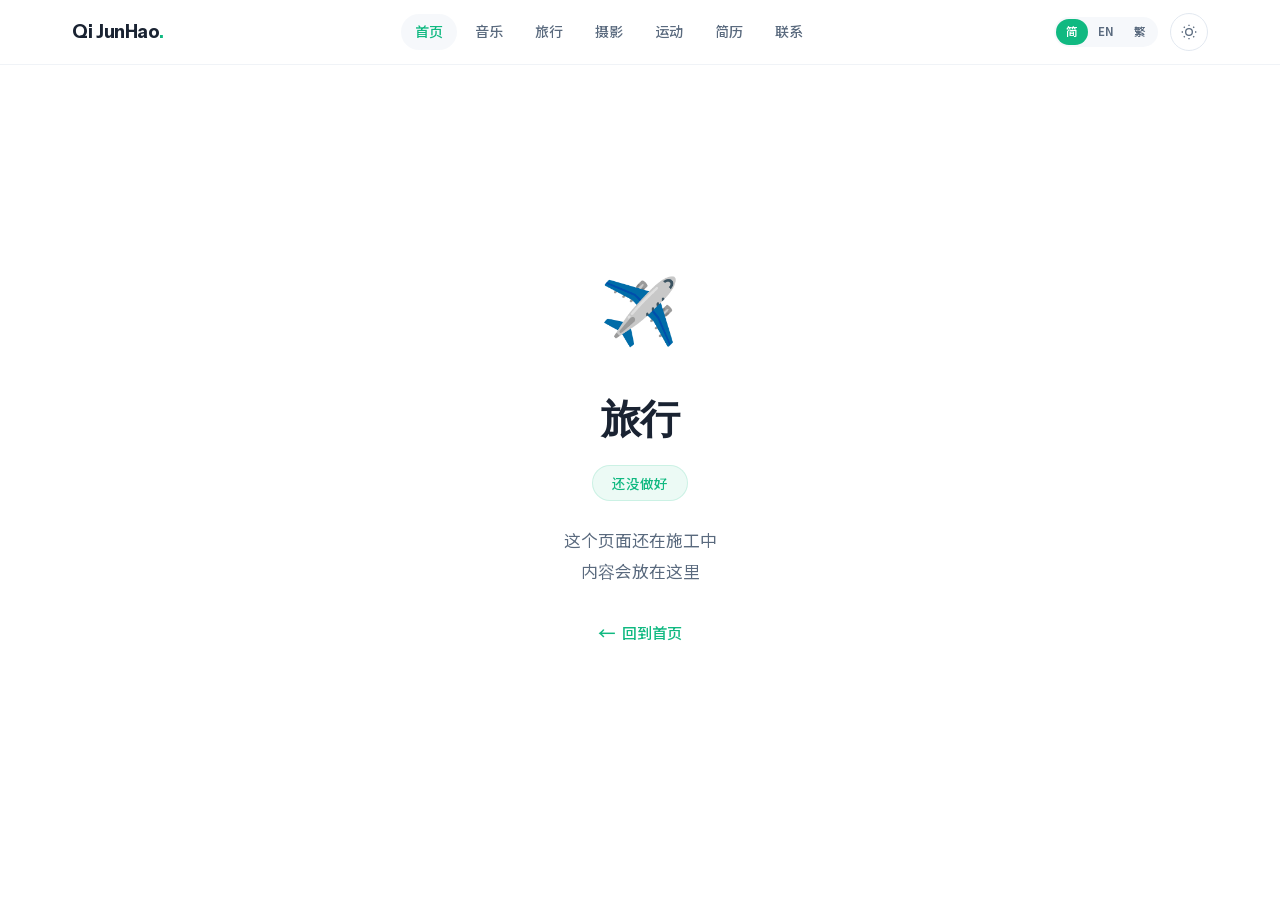
<file: index.html>
<!DOCTYPE html>
<html lang="zh-CN" data-i18n-title="page.title">
<head>
<meta charset="UTF-8">
<meta name="viewport" content="width=device-width, initial-scale=1.0">
<title>旅行 — 戚俊皓</title>
<meta name="description" data-i18n-meta="page.desc" content="旅行足迹 — 正在建设中">
<meta property="og:title" data-i18n-meta="page.ogtitle" content="旅行 | 戚俊皓">
<meta property="og:description" data-i18n-meta="page.ogdesc" content="旅行足迹 — 还没做好，敬请期待">
<meta property="og:type" content="website">
<link rel="icon" href="data:image/svg+xml,<svg xmlns='http://www.w3.org/2000/svg' viewBox='0 0 100 100'><text y='.9em' font-size='90'>✈️</text></svg>">
<link rel="stylesheet" href="fonts/fonts.css">
<link rel="stylesheet" href="style.css">
<style>
:root {
  --bg: #ffffff;
  --text: #1a2332;
  --text-secondary: #5a6a7e;
  --text-muted: #8a9baa;
  --accent: #10B981;
  --accent-light: #34D399;
  --border: #e2e8f0;
  --radius: 16px;
  --font-sans: 'Instrument Sans', -apple-system, sans-serif;
  --font-cn: 'Noto Sans SC', -apple-system, 'PingFang SC', sans-serif;
}
* { margin: 0; padding: 0; box-sizing: border-box; }
body {
  font-family: var(--font-cn);
  background: var(--bg);
  color: var(--text);
  min-height: 100vh;
  display: flex;
  flex-direction: column;
  align-items: center;
  justify-content: center;
  -webkit-font-smoothing: antialiased;
}
.container {
  text-align: center;
  padding: 2rem;
}
.icon {
  font-size: 4rem;
  margin-bottom: 1.5rem;
  display: block;
}
h1 {
  font-family: var(--font-sans);
  font-size: 2.5rem;
  font-weight: 600;
  margin-bottom: 0.75rem;
  letter-spacing: -0.02em;
}
.status {
  display: inline-block;
  padding: 0.35rem 1.2rem;
  border-radius: 50px;
  font-size: 0.85rem;
  font-weight: 500;
  background: rgba(16,185,129,0.08);
  color: var(--accent);
  border: 1px solid rgba(16,185,129,0.15);
  margin-bottom: 1.5rem;
}
p {
  color: var(--text-secondary);
  font-size: 1.05rem;
  line-height: 1.8;
  max-width: 400px;
  margin: 0 auto 2rem;
}
.back-link {
  display: inline-flex;
  align-items: center;
  gap: 0.4rem;
  color: var(--accent);
  text-decoration: none;
  font-weight: 500;
  font-size: 0.95rem;
  transition: opacity 0.2s;
}
.back-link:hover { opacity: 0.7; }
.back-link::before {
  content: '←';
  font-size: 1.1rem;
}
</style>
</head>
<body>

<nav class="navbar" id="navbar">
  <div class="nav-inner">
    <a href="/" class="nav-logo">Qi JunHao<span class="dot">.</span></a>

    <div class="nav-gooey" id="navGooey"></div>

    <div class="nav-right">
      <div class="lang-toggle" id="langToggle">
        <span class="lang-item" data-lang="zh" data-full="简体中文">简</span>
        <span class="lang-item" data-lang="en" data-full="English">EN</span>
        <span class="lang-item" data-lang="hant" data-full="繁體中文">繁</span>
      </div>
      <button class="theme-toggle" id="themeToggle" aria-label="切换主题">
        <svg width="16" height="16" viewBox="0 0 24 24" fill="none" stroke="currentColor" stroke-width="2"><circle cx="12" cy="12" r="5"/><path d="M12 1v2M12 21v2M4.22 4.22l1.42 1.42M18.36 18.36l1.42 1.42M1 12h2M21 12h2M4.22 19.78l1.42-1.42M18.36 5.64l1.42-1.42"/></svg>
      </button>
    </div>
  </div>
</nav>

<div class="container">
  <span class="icon">✈️</span>
  <h1 data-i18n="page.h1">旅行</h1>
  <span class="status" data-i18n="coming.status">还没做好</span>
  <p data-i18n="coming.desc">这个页面还在施工中<br>旅行足迹会放在这里</p>
  <a href="https://qijunhao.com" class="back-link" data-i18n="coming.back">回到首页</a>
</div>

<script>
window.PAGE_I18N = {
  zh: {
    'page.title':'旅行 — 戚俊皓','page.desc':'旅行足迹 — 正在建设中',
    'page.ogtitle':'旅行 | 戚俊皓','page.ogdesc':'旅行足迹 — 还没做好，敬请期待',
    'page.h1':'旅行',
  },
  en: {
    'page.title':'Travel — Qi JunHao','page.desc':'Travel — Under Construction',
    'page.ogtitle':'Travel | Qi JunHao','page.ogdesc':'Travel — Coming Soon',
    'page.h1':'Travel',
  },
  hant: {
    'page.title':'旅行 — 戚俊皓','page.desc':'旅行足跡 — 正在建設中',
    'page.ogtitle':'旅行 | 戚俊皓','page.ogdesc':'旅行足跡 — 還沒做好，敬請期待',
    'page.h1':'旅行',
  }
};
</script>
<script src="common.js"></script>
  <script src="gooey-nav.js"></script>
  <script>
  document.addEventListener('DOMContentLoaded', function () {
    var gooeyContainer = document.getElementById('navGooey');
    if (gooeyContainer && typeof window.GooeyNav === 'function') {
      var lang = Prefs.get('lang') || 'zh';
      window.GooeyNav(gooeyContainer, {
        items: [
          { label: '首页', href: 'https://qijunhao.com' },
          { label: '音乐', href: 'https://music.qijunhao.com' },
          { label: '旅行', href: 'https://travel.qijunhao.com' },
          { label: '摄影', href: 'https://photography.qijunhao.com' },
          { label: '运动', href: 'https://sport.qijunhao.com' },
          { label: '简历', href: 'https://resume.qijunhao.com' },
          { label: '联系', href: 'https://contact.qijunhao.com' },
        ],
        animationTime: 600,
        particleCount: 12,
      });
    }
  });
  </script>
</body>
</file>
<file: fonts/fonts.css>
/* ============================================================
   自托管字体 — 由 localize_fonts.py 生成，请勿手改
   来源：Google Fonts（Instrument Sans / Noto Sans SC / JetBrains Mono）
   已按全站实际用到的 1400 个字符裁剪成单文件；如新增文案里出现
   子集外的生僻字，会回退到系统字体，重跑脚本即可补全。
   ============================================================ */
@font-face{font-family:'Noto Sans SC';font-style:normal;font-weight:100 900;font-display:swap;src:url(notosanssc.woff2) format('woff2');}
@font-face{font-family:'Instrument Sans';font-style:normal;font-weight:100 900;font-display:swap;src:url(instrumentsans.woff2) format('woff2');}
@font-face{font-family:'JetBrains Mono';font-style:normal;font-weight:100 800;font-display:swap;src:url(jetbrainsmono.woff2) format('woff2');}
</file>
<file: style.css>
/* ============================================================
   DESIGN SYSTEM — 戚俊皓 | Personal Website v3
   Light blue + white · Clean financial · Airy & professional
   ============================================================ */

/* ----- Color Tokens ----- */
:root {
  /* Base */
  --bg: #ffffff;
  --bg-soft: #f5f8fc;
  --surface: #ffffff;
  --surface-hover: #f0f4fa;
  --glass: rgba(255,255,255,0.75);
  --glass-border: rgba(26,75,140,0.08);

  /* Text */
  --text: #1a2332;
  --text-secondary: #5a6a7e;
  --text-muted: #8a9baa;

  /* Accent - Deep Blue */
  --accent: #1A4B8C;
  --accent-light: #3A7BC8;
  --accent-dark: #0f3460;
  --accent-glow: rgba(26,75,140,0.08);
  --accent-subtle: rgba(26,75,140,0.04);
  --accent-border: rgba(26,75,140,0.12);

  /* Gold highlight */
  --gold: #D4A843;
  --gold-light: #E8C86A;
  --gold-glow: rgba(212,168,67,0.08);
  --gold-border: rgba(212,168,67,0.15);

  /* Module colors */
  --c-music: #3B82F6;
  --c-travel: #10B981;
  --c-sports: #8B5CF6;
  --c-photo: #F59E0B;
  --c-resume: #1A4B8C;
  --c-about: #1A4B8C;

  /* UI */
  --border: #e2e8f0;
  --border-light: #f1f5f9;
  --shadow-sm: 0 1px 3px rgba(26,75,140,0.04), 0 1px 2px rgba(26,75,140,0.06);
  --shadow: 0 4px 12px rgba(26,75,140,0.06), 0 2px 4px rgba(26,75,140,0.04);
  --shadow-lg: 0 12px 40px rgba(26,75,140,0.08), 0 4px 12px rgba(26,75,140,0.04);
  --shadow-xl: 0 24px 60px rgba(26,75,140,0.1);

  /* Radius */
  --radius-sm: 8px;
  --radius: 16px;
  --radius-lg: 24px;
  --radius-xl: 32px;

  /* Typography */
  --font-sans: 'Instrument Sans', -apple-system, BlinkMacSystemFont, 'Segoe UI', sans-serif;
  --font-display: 'Instrument Sans', -apple-system, BlinkMacSystemFont, sans-serif;
  --font-mono: 'JetBrains Mono', 'SF Mono', 'Fira Code', monospace;
  --font-cn: 'Noto Sans SC', -apple-system, 'PingFang SC', 'Microsoft YaHei', sans-serif;

  --ease: cubic-bezier(0.34, 1.56, 0.64, 1);
  --ease-out: cubic-bezier(0.16, 1, 0.3, 1);
  --ease-smooth: cubic-bezier(0.4, 0, 0.2, 1);
  --transition: 0.35s var(--ease-smooth);
}

/* ----- Dark Mode ----- */
[data-theme="dark"] {
  --bg: #080d1a;
  --bg-soft: #0f172a;
  --surface: #131c31;
  --surface-hover: #1a2640;
  --glass: rgba(19,28,49,0.82);
  --glass-border: rgba(96,165,250,0.12);

  --text: #e8edf5;
  --text-secondary: #94a3b8;
  --text-muted: #5a6b8a;

  --border: #1e2d48;
  --border-light: #18243a;

  --shadow-sm: 0 1px 3px rgba(0,0,0,0.4);
  --shadow: 0 4px 12px rgba(0,0,0,0.5);
  --shadow-lg: 0 12px 40px rgba(0,0,0,0.6);
  --shadow-xl: 0 24px 60px rgba(0,0,0,0.7);

  --accent: #5b9cf5;
  --accent-light: #7db8ff;
  --accent-dark: #3a7bd5;
  --accent-glow: rgba(91,156,245,0.12);
  --accent-subtle: rgba(91,156,245,0.06);
  --accent-border: rgba(91,156,245,0.15);

  --gold: #E8C86A;
  --gold-light: #F0D88A;
  --gold-glow: rgba(232,200,106,0.1);
  --gold-border: rgba(232,200,106,0.15);
}

/* ============================================================
   RESET & BASE
   ============================================================ */
*, *::before, *::after {
  margin: 0;
  padding: 0;
  box-sizing: border-box;
}

/* Smooth theme transition on all color/shadow/border properties */
html.theme-transitioning *,
html.theme-transitioning *::before,
html.theme-transitioning *::after {
  transition: background 0.35s ease, color 0.3s ease, border-color 0.3s ease, box-shadow 0.3s ease !important;
}

html {
  scroll-behavior: smooth;
  scroll-padding-top: 80px;
  -webkit-font-smoothing: antialiased;
  -moz-osx-font-smoothing: grayscale;
}

body {
  font-family: var(--font-cn);
  background: var(--bg);
  color: var(--text);
  line-height: 1.7;
  overflow-x: hidden;
}

::selection { background: var(--accent); color: white; }
a { color: inherit; text-decoration: none; }
img { max-width: 100%; height: auto; display: block; }

/* ============================================================
   UTILITY
   ============================================================ */
.container {
  max-width: 1200px;
  margin: 0 auto;
  padding: 0 2rem;
}
@media (max-width: 640px) {
  .container { padding: 0 1.25rem; }
}

/* ============================================================
   PARTICLES CANVAS
   ============================================================ */
#particles-canvas {
  position: fixed;
  top: 0; left: 0;
  width: 100%;
  height: 100%;
  z-index: 0;
  pointer-events: none;
}

/* ============================================================
   NAVIGATION
   ============================================================ */
.navbar {
  position: fixed;
  top: 0; left: 0; right: 0;
  z-index: 1000;
  background: rgba(255,255,255,0.85);
  backdrop-filter: blur(20px) saturate(1.1);
  -webkit-backdrop-filter: blur(20px) saturate(1.1);
  border-bottom: 1px solid rgba(226,232,240,0.5);
  transition: box-shadow var(--transition);
}

[data-theme="dark"] .navbar {
  background: rgba(8,13,26,0.92);
  backdrop-filter: blur(20px);
  -webkit-backdrop-filter: blur(20px);
  border-bottom-color: rgba(30,45,72,0.6);
}

.navbar.scrolled {
  box-shadow: 0 1px 8px rgba(26,75,140,0.06);
}

.nav-inner {
  max-width: 1200px;
  margin: 0 auto;
  padding: 0 2rem;
  display: flex;
  align-items: center;
  justify-content: space-between;
  height: 64px;
}

.nav-logo {
  font-family: var(--font-display);
  font-size: 1.15rem;
  font-weight: 700;
  letter-spacing: -0.02em;
  color: var(--text);
  transition: opacity var(--transition);
}
.nav-logo:hover { opacity: 0.7; }
.nav-logo .dot { color: var(--accent); }

.nav-links {
  display: flex;
  align-items: center;
  gap: 0.25rem;
  list-style: none;
}

.nav-links a {
  padding: 0.4rem 0.875rem;
  border-radius: var(--radius-sm);
  font-size: 0.875rem;
  font-weight: 500;
  color: var(--text-secondary);
  transition: all var(--transition);
  position: relative;
}

.nav-links a:hover,
.nav-links a.active {
  color: var(--accent);
  background: var(--accent-subtle);
}

.nav-right {
  display: flex;
  align-items: center;
  gap: 0.75rem;
}

.theme-toggle {
  width: 38px;
  height: 38px;
  border-radius: 50%;
  border: 1px solid var(--border);
  background: var(--surface);
  color: var(--text-secondary);
  cursor: pointer;
  display: flex;
  align-items: center;
  justify-content: center;
  font-size: 1rem;
  transition: all var(--transition);
}
.theme-toggle:hover {
  border-color: var(--accent);
  color: var(--accent);
  background: var(--accent-subtle);
}

.nav-toggle {
  display: none;
  width: 38px;
  height: 38px;
  background: none;
  border: none;
  cursor: pointer;
  position: relative;
}
.nav-toggle span {
  display: block;
  width: 22px;
  height: 2px;
  background: var(--text);
  border-radius: 2px;
  position: absolute;
  left: 50%;
  transform: translateX(-50%);
  transition: all 0.3s ease;
}
.nav-toggle span:nth-child(1) { top: 12px; }
.nav-toggle span:nth-child(2) { top: 18px; }
.nav-toggle span:nth-child(3) { top: 24px; }
.nav-toggle.active span:nth-child(1) { top: 18px; transform: translateX(-50%) rotate(45deg); }
.nav-toggle.active span:nth-child(2) { opacity: 0; }
.nav-toggle.active span:nth-child(3) { top: 18px; transform: translateX(-50%) rotate(-45deg); }

@media (max-width: 768px) {
  .nav-links {
    display: none;
    position: absolute;
    top: 100%;
    left: 0;
    right: 0;
    flex-direction: column;
    padding: 0.75rem 1rem 1.25rem;
    background: rgba(255,255,255,0.98);
    backdrop-filter: blur(24px);
    border-bottom: 1px solid var(--border);
    gap: 0.125rem;
  }
  [data-theme="dark"] .nav-links {
    background: rgba(15,23,42,0.98);
  }
  .nav-links { display: none; }
  .nav-gooey { display: none; }
  .nav-links a { padding: 0.625rem 0.875rem; width: 100%; }
  .nav-toggle { display: block; }
}

/* Mobile fallback: show nav-links when toggled */
@media (max-width: 768px) {
  .nav-links.active { display: flex; }
}

/* ============================================================
   GOOEY NAV (navbar integration)
   ============================================================ */
.nav-gooey {
  flex: 1;
  display: flex;
  justify-content: center;
  align-items: center;
  height: 100%;
}

.gooey-nav-container {
  position: relative;
  height: 100%;
  display: flex;
  align-items: center;
}

.gooey-nav-container nav {
  display: flex;
  position: relative;
  transform: translate3d(0, 0, 0.01px);
}

.gooey-nav-container nav ul {
  display: flex;
  gap: 0.25rem;
  list-style: none;
  padding: 0 0.5em;
  margin: 0;
  position: relative;
  z-index: 3;
  color: var(--text);
  text-shadow: none;
}

.gooey-nav-container nav ul li {
  border-radius: 100vw;
  position: relative;
  cursor: pointer;
  color: var(--text-secondary);
  font-size: 0.875rem;
  font-weight: 500;
}

.gooey-nav-container nav ul li a {
  display: inline-block;
  padding: 0.4rem 0.875rem;
  text-decoration: none;
  color: inherit;
  border-radius: 100vw;
  transition: background 0.25s ease;
}

.gooey-nav-container nav ul li a:hover {
  background: var(--accent-subtle);
}

.gooey-nav-container nav ul li.active a {
  color: var(--accent);
  background: var(--accent-subtle);
}

.gooey-nav-container .effect {
  position: absolute;
  left: 0;
  top: 0;
  width: 0;
  height: 0;
  opacity: 0;
  pointer-events: none;
  z-index: 1;
}

/* Particle styles */
.particle,
.point {
  display: block;
  opacity: 0;
  width: 20px;
  height: 20px;
  border-radius: 100%;
  transform-origin: center;
}

.particle {
  --time: 5s;
  position: absolute;
  top: calc(50% - 8px);
  left: calc(50% - 8px);
  animation: particle calc(var(--time)) ease 1 -350ms;
}

.point {
  background: var(--color, var(--accent));
  opacity: 1;
  animation: point calc(var(--time)) ease 1 -350ms;
}

@keyframes particle {
  0% {
    transform: rotate(0deg) translate(calc(var(--start-x)), calc(var(--start-y)));
    opacity: 1;
    animation-timing-function: cubic-bezier(0.55, 0, 1, 0.45);
  }
  70% {
    transform: rotate(calc(var(--rotate) * 0.5)) translate(calc(var(--end-x) * 1.2), calc(var(--end-y) * 1.2));
    opacity: 1;
    animation-timing-function: ease;
  }
  85% {
    transform: rotate(calc(var(--rotate) * 0.66)) translate(calc(var(--end-x)), calc(var(--end-y)));
    opacity: 1;
  }
  100% {
    transform: rotate(calc(var(--rotate) * 1.2)) translate(calc(var(--end-x) * 0.5), calc(var(--end-y) * 0.5));
    opacity: 1;
  }
}

@keyframes point {
  0% {
    transform: scale(0);
    opacity: 0;
    animation-timing-function: cubic-bezier(0.55, 0, 1, 0.45);
  }
  25% {
    transform: scale(calc(var(--scale) * 0.25));
  }
  38% { opacity: 1; }
  65% {
    transform: scale(var(--scale));
    opacity: 1;
    animation-timing-function: ease;
  }
  85% {
    transform: scale(var(--scale));
    opacity: 1;
  }
  100% {
    transform: scale(0);
    opacity: 0;
  }
}

/* ============================================================
   LANGUAGE TOGGLE
   ============================================================ */
.lang-toggle {
  display: flex;
  align-items: center;
  height: 30px;
  background: var(--accent-subtle);
  border-radius: 20px;
  padding: 2px;
  gap: 0;
  position: relative;
}

.lang-item {
  padding: 3px 10px;
  font-size: 0.72rem;
  font-weight: 600;
  border-radius: 16px;
  font-family: var(--font-body, var(--font-cn));
  cursor: pointer;
  color: var(--text-secondary);
  white-space: nowrap;
  position: relative;
  z-index: 1;
  user-select: none;
}

.lang-item.active {
  background: var(--accent);
  color: #fff;
}

.lang-item:hover:not(.active) {
  color: var(--accent);
}

@media (max-width: 768px) {
  .lang-toggle {
    height: 28px;
  }
  .lang-item {
    padding: 2px 6px;
    font-size: 0.68rem;
  }
}

/* ============================================================
   PAGE HEADER (sub-pages)
   ============================================================ */
.page-header {
  padding: 10rem 2rem 4rem;
  text-align: center;
  position: relative;
  overflow: hidden;
}
.page-header-inner {
  max-width: 1200px;
  margin: 0 auto;
  position: relative;
  z-index: 2;
}
.page-header .page-icon {
  font-size: 2.5rem;
  margin-bottom: 1.25rem;
  display: block;
}
.page-header h1 {
  font-family: var(--font-display);
  font-size: clamp(2.2rem, 5vw, 3.5rem);
  font-weight: 700;
  letter-spacing: -0.03em;
  margin-bottom: 0.75rem;
  line-height: 1.2;
  color: var(--accent);
}
.page-header .page-desc {
  font-size: 1.05rem;
  color: var(--text-secondary);
  max-width: 520px;
  margin: 0 auto;
}
.page-header .page-tag {
  display: inline-block;
  padding: 0.3rem 0.875rem;
  border-radius: 50px;
  font-size: 0.75rem;
  font-weight: 600;
  letter-spacing: 0.04em;
  font-family: var(--font-mono);
  margin-bottom: 1rem;
  text-transform: uppercase;
  color: var(--accent);
  background: var(--accent-subtle);
  border: 1px solid var(--accent-border);
}

/* ============================================================
   SECTIONS
   ============================================================ */
.section {
  padding: 5rem 2rem;
  position: relative;
  z-index: 2;
}
.section-inner {
  max-width: 1200px;
  margin: 0 auto;
}
.section-header {
  margin-bottom: 3rem;
}
.section-header h2 {
  font-family: var(--font-display);
  font-size: clamp(1.5rem, 3vw, 2rem);
  font-weight: 700;
  letter-spacing: -0.02em;
  margin-bottom: 0.5rem;
}
.section-header .section-desc {
  color: var(--text-secondary);
  font-size: 0.95rem;
  max-width: 520px;
}
.section-header.centered { text-align: center; }
.section-header.centered .section-desc { margin: 0 auto; }

/* ============================================================
   CARDS
   ============================================================ */
.card {
  background: var(--surface);
  border: 1px solid var(--border);
  border-radius: var(--radius);
  padding: 2rem;
  transition: all var(--transition);
}
.card:hover {
  box-shadow: var(--shadow-lg);
  border-color: var(--accent-border);
}

/* ============================================================
   GRID
   ============================================================ */
.grid-2 {
  display: grid;
  grid-template-columns: repeat(2, 1fr);
  gap: 1.5rem;
}
.grid-3 {
  display: grid;
  grid-template-columns: repeat(3, 1fr);
  gap: 1.5rem;
}
.grid-auto {
  display: grid;
  grid-template-columns: repeat(auto-fill, minmax(280px, 1fr));
  gap: 1.5rem;
}
@media (max-width: 768px) {
  .grid-2, .grid-3 { grid-template-columns: 1fr; }
}

/* ============================================================
   TAGS
   ============================================================ */
.tag {
  display: inline-flex;
  align-items: center;
  gap: 0.4rem;
  padding: 0.3rem 0.75rem;
  border-radius: 50px;
  font-size: 0.8rem;
  font-weight: 500;
  background: var(--accent-subtle);
  color: var(--accent);
  border: 1px solid var(--accent-border);
}

/* ============================================================
   BUTTONS
   ============================================================ */
.btn {
  display: inline-flex;
  align-items: center;
  gap: 0.5rem;
  padding: 0.75rem 1.5rem;
  border-radius: var(--radius-sm);
  font-size: 0.9rem;
  font-weight: 600;
  font-family: var(--font-cn);
  cursor: pointer;
  border: none;
  text-decoration: none;
  transition: all var(--transition);
}
.btn-primary {
  background: var(--accent);
  color: white;
  box-shadow: 0 2px 8px rgba(26,75,140,0.25);
}
.btn-primary:hover {
  background: var(--accent-dark);
  transform: translateY(-2px);
  box-shadow: 0 4px 16px rgba(26,75,140,0.35);
}
.btn-outline {
  background: transparent;
  color: var(--text);
  border: 1px solid var(--border);
}
.btn-outline:hover {
  border-color: var(--accent);
  color: var(--accent);
  background: var(--accent-subtle);
  transform: translateY(-2px);
}

/* ============================================================
   FOOTER
   ============================================================ */
.footer {
  border-top: 1px solid var(--border);
  padding: 3rem 2rem;
  text-align: center;
  background: var(--bg-soft);
}
.footer-inner {
  max-width: 1200px;
  margin: 0 auto;
}
.footer-logo {
  font-family: var(--font-display);
  font-size: 1.1rem;
  font-weight: 700;
  letter-spacing: -0.02em;
  margin-bottom: 0.75rem;
}
.footer-logo .dot { color: var(--accent); }
.footer-text {
  font-size: 0.85rem;
  color: var(--text-muted);
}
.footer-links {
  display: flex;
  justify-content: center;
  gap: 1.5rem;
  flex-wrap: wrap;
  margin-top: 1rem;
}
.footer-links a {
  font-size: 0.85rem;
  color: var(--text-secondary);
  transition: color var(--transition);
}
.footer-links a:hover { color: var(--accent); }

/* ============================================================
   BACK TO TOP
   ============================================================ */
.back-to-top {
  position: fixed;
  bottom: 2rem;
  right: 2rem;
  z-index: 999;
  width: 44px;
  height: 44px;
  border-radius: 50%;
  background: var(--surface);
  border: 1px solid var(--border);
  color: var(--text-secondary);
  cursor: pointer;
  display: flex;
  align-items: center;
  justify-content: center;
  font-size: 1.1rem;
  opacity: 0;
  visibility: hidden;
  transform: translateY(12px);
  transition: all var(--transition);
  backdrop-filter: blur(12px);
}
.back-to-top.visible {
  opacity: 1;
  visibility: visible;
  transform: translateY(0);
}
.back-to-top:hover {
  border-color: var(--accent);
  color: var(--accent);
  background: var(--accent-subtle);
}

/* ============================================================
   RESPONSIVE
   ============================================================ */
@media (max-width: 768px) {
  .about-hero {
    min-height: 35vh;
    padding: 5rem 1.25rem 2rem;
  }
  .menu-section {
    height: 65vh;
  }
  .hide-desktop { display: none; }
}

@media (max-width: 480px) {
  .section { padding: 3rem 1.25rem; }
  .page-header { padding: 8rem 1.25rem 3rem; }
}

/* ============================================================
   HERO TEXT (left side of homepage)
   ============================================================ */
.hero-text {
  position: absolute;
  left: 10%;
  top: 28%;
  z-index: 3;
  pointer-events: none;
  max-width: 520px;
}

.hero-greeting {
  font-family: var(--font-display);
  font-size: clamp(4rem, 7vw, 6rem);
  font-weight: 700;
  letter-spacing: -0.04em;
  line-height: 1.1;
  color: var(--accent);
  margin-bottom: 1.2rem;
}

.hero-line {
  font-family: var(--font-cn);
  font-size: clamp(1rem, 2vw, 1.25rem);
  font-weight: 400;
  color: var(--text-secondary);
  line-height: 2.2;
  letter-spacing: 0.12em;
}

.hero-typing-wrap {
  margin-top: 1.5rem;
  font-family: var(--font-cn);
  font-size: clamp(1.05rem, 2vw, 1.3rem);
  font-weight: 500;
  color: var(--accent);
  min-height: 1.8em;
  letter-spacing: 0.1em;
}

.hero-cursor {
  display: inline-block;
  margin-left: 2px;
  font-weight: 300;
  color: var(--accent);
  animation: blink 0.8s step-end infinite;
}

@keyframes blink {
  50% { opacity: 0; }
}

[data-theme="dark"] .hero-greeting {
  color: var(--accent-light);
}
[data-theme="dark"] .hero-typing-wrap {
  color: var(--accent-light);
}
[data-theme="dark"] .hero-cursor {
  color: var(--accent-light);
}

@media (max-width: 900px) {
  .hero-text {
    left: 5%;
    right: 5%;
    top: 8%;
    transform: none;
    text-align: center;
    max-width: none;
  }
  .hero-greeting {
    font-size: clamp(2.2rem, 8vw, 3rem);
  }
  .hero-line {
    font-size: clamp(0.9rem, 3vw, 1rem);
  }
  .hero-typing-wrap {
    font-size: clamp(0.9rem, 3vw, 1.05rem);
  }
}

@media (max-width: 480px) {
  .hero-text {
    top: 6%;
  }
}

/* ============================================================
   CARD SWAP (faithful replica of React Bits CardSwap)
   ============================================================ */
.card-swap-section {
  position: relative;
  height: calc(100vh - 64px);
  z-index: 2;
}

.card-swap-container {
  position: absolute;
  bottom: 3%;
  right: 8%;
  transform: translate(7%, 24%);
  transform-origin: bottom right;
  perspective: 900px;
  overflow: visible;
}

.card-swap-container .card {
  position: absolute;
  top: 50%;
  left: 50%;
  border-radius: 12px;
  border: 1px solid #ddd0b0;
  background: #000;
  transform-style: preserve-3d;
  will-change: transform;
  backface-visibility: hidden;
  -webkit-backface-visibility: hidden;
  overflow: hidden;
  cursor: pointer;
}

/* Card header bar */
.card-header {
  position: absolute;
  top: 0; left: 0; right: 0;
  height: 44px;
  display: flex;
  align-items: center;
  gap: 8px;
  padding: 0 16px;
  background: rgba(0,0,0,0.4);
  border-bottom: 1px solid rgba(255,255,255,0.06);
  z-index: 4;
  color: rgba(255,255,255,0.9);
  font-size: 0.82rem;
  font-weight: 500;
  letter-spacing: 0.03em;
}

.card-header svg {
  width: 16px;
  height: 16px;
  opacity: 0.7;
  flex-shrink: 0;
}

.card-cta {
  margin-left: 10px;
  font-size: 0.78rem;
  font-weight: 700;
  opacity: 0;
  transition: opacity 0.3s ease;
  white-space: nowrap;
  padding: 2px 10px;
  border: 1.5px solid currentColor;
  border-radius: 20px;
  letter-spacing: 0.04em;
}

.card-cta.active {
  opacity: 1;
}

/* Card body — the main visual area */
.card-body {
  position: absolute;
  inset: 0;
  display: flex;
  align-items: center;
  justify-content: center;
  z-index: 2;
}

.card-symbol {
  position: relative;
  z-index: 2;
  font-size: clamp(4rem, 10vw, 8rem);
  font-weight: 300;
  color: var(--accent, #3B82F6);
  line-height: 1;
  opacity: 0.85;
  text-shadow: 0 0 40px var(--accent, #3B82F6);
}

.card-glow {
  position: absolute;
  inset: 0;
  z-index: 1;
  pointer-events: none;
}

/* PixelCanvas on cards */
.card-swap-container .card .pixel-canvas {
  position: absolute;
  top: 0;
  left: 0;
  width: 100%;
  height: 100%;
  pointer-events: none;
  z-index: 3;
  border-radius: 12px;
}

/* Radial glow on hover (like original PixelCard ::before) */
.card-swap-container .card::before {
  content: '';
  position: absolute;
  inset: 0;
  margin: auto;
  aspect-ratio: 1;
  background: radial-gradient(circle, rgba(255,255,255,0.08), transparent 85%);
  opacity: 0;
  transition: opacity 800ms cubic-bezier(0.5, 1, 0.89, 1);
  pointer-events: none;
  z-index: 2;
}

.card-swap-container .card:hover::before {
  opacity: 1;
}

@media (max-width: 768px) {
  .card-swap-container {
    transform: scale(0.75) translate(25%, 25%);
  }
}

@media (max-width: 480px) {
  .card-swap-container {
    transform: scale(0.55) translate(25%, 25%);
  }
}
/* ============================================================
   TIMELINE
   ============================================================ */
.timeline::before {
  content: '';
  position: absolute;
  left: 0;
  top: 0.5rem;
  bottom: 0.5rem;
  width: 2px;
  background: var(--border);
}
.timeline-item {
  position: relative;
  margin-bottom: 2.5rem;
  padding-left: 1.75rem;
}
.timeline-item:last-child { margin-bottom: 0; }
.timeline-item::before {
  content: '';
  position: absolute;
  left: -2.85rem;
  top: 0.45rem;
  width: 10px;
  height: 10px;
  border-radius: 50%;
  background: var(--accent);
  border: 2px solid var(--bg);
  box-shadow: 0 0 0 2px var(--accent);
  transition: transform 0.3s ease;
}
.timeline-item:hover::before { transform: scale(1.4); }
.timeline-date {
  font-family: var(--font-mono);
  font-size: 0.8rem;
  color: var(--accent);
  font-weight: 500;
  margin-bottom: 0.25rem;
}
.timeline-title { font-size: 1.05rem; font-weight: 700; margin-bottom: 0.2rem; }
.timeline-sub {
  font-size: 0.9rem;
  color: var(--text-secondary);
  margin-bottom: 0.5rem;
  font-weight: 500;
}
.timeline-desc {
  font-size: 0.9rem;
  color: var(--text-secondary);
  line-height: 1.7;
}
.timeline-desc ul { list-style: none; padding: 0; }
.timeline-desc li {
  position: relative;
  padding-left: 1rem;
  margin-bottom: 0.3rem;
}
.timeline-desc li::before {
  content: '—';
  position: absolute;
  left: 0;
  color: var(--text-muted);
}

/* ============================================================
   SCROLL REVEAL ANIMATIONS
   ============================================================ */
.reveal {
  opacity: 0;
  transform: translateY(24px);
  transition: all 0.7s var(--ease-out);
}
.reveal.visible {
  opacity: 1;
  transform: translateY(0);
}
.reveal-delay-1 { transition-delay: 0.1s; }
.reveal-delay-2 { transition-delay: 0.2s; }
.reveal-delay-3 { transition-delay: 0.3s; }
.reveal-delay-4 { transition-delay: 0.4s; }
.reveal-delay-5 { transition-delay: 0.5s; }

/* ============================================================
   PLACEHOLDER
   ============================================================ */
.placeholder {
  background: var(--surface);
  border: 2px dashed var(--border);
  border-radius: var(--radius);
  padding: 3rem 2rem;
  text-align: center;
  transition: all var(--transition);
}
.placeholder:hover { border-color: var(--accent-border); }
.placeholder-icon { font-size: 2.5rem; margin-bottom: 0.75rem; opacity: 0.6; }
.placeholder-text { color: var(--text-secondary); font-size: 0.95rem; }
.placeholder-hint { font-size: 0.8rem; color: var(--text-muted); margin-top: 0.25rem; }

/* ============================================================
   THEME TRANSITION
   ============================================================ */
.theme-transitioning,
.theme-transitioning * {
  transition: background-color 0.3s ease,
              color 0.3s ease,
              border-color 0.3s ease,
              box-shadow 0.3s ease !important;
}

/* ============================================================
   FLOWING MENU
   ============================================================ */
.menu-wrap {
  width: 100%;
  overflow: hidden;
  position: relative;
}

.menu {
  display: flex;
  flex-direction: column;
  height: 100%;
  margin: 0;
  padding: 0;
}

.menu__item {
  flex: 1;
  position: relative;
  overflow: hidden;
  text-align: center;
  border-top: 1px solid;
}

.menu__item:first-child {
  border-top: none;
}

.menu__item-link {
  display: flex;
  align-items: center;
  justify-content: center;
  height: 100%;
  position: relative;
  cursor: pointer;
  text-transform: uppercase;
  text-decoration: none;
  white-space: nowrap;
  font-weight: 600;
  font-size: clamp(1.2rem, 4vh, 2.4rem);
  transition: letter-spacing 0.3s ease;
  z-index: 2;
}

.menu__item-link:hover {
  letter-spacing: 0.08em;
}

.marquee {
  position: absolute;
  top: 0;
  left: 0;
  overflow: hidden;
  width: 100%;
  height: 100%;
  pointer-events: none;
  transform: translate3d(0, 101%, 0);
  z-index: 1;
}

.marquee__inner-wrap {
  height: 100%;
  width: 100%;
  overflow: hidden;
}

.marquee__inner {
  display: flex;
  align-items: center;
  position: relative;
  height: 100%;
  width: fit-content;
  will-change: transform;
}

.marquee__part {
  display: flex;
  align-items: center;
  flex-shrink: 0;
}

.marquee span {
  white-space: nowrap;
  text-transform: uppercase;
  font-weight: 400;
  font-size: clamp(1rem, 3vh, 1.8rem);
  line-height: 1;
  padding: 0 1vw;
}

.marquee__img {
  width: clamp(100px, 12vw, 200px);
  height: clamp(2.5rem, 7vh, 5rem);
  margin: 1em 1.5vw;
  border-radius: 50px;
  background-size: cover;
  background-position: 50% 50%;
}

@media (max-width: 768px) {
  .menu__item-link {
    font-size: 1rem;
  }
  .marquee span {
    font-size: 0.85rem;
  }
  .marquee__img {
    width: 80px;
    height: 2rem;
    margin: 0.5em 1vw;
  }
}

/* ============================================================
   ABOUT HERO (homepage)
   ============================================================ */
.about-hero {
  min-height: 45vh;
  display: flex;
  align-items: center;
  justify-content: center;
  text-align: center;
  padding: 6rem 2rem 4rem;
  position: relative;
  overflow: hidden;
  z-index: 2;
}

.about-inner {
  max-width: 680px;
}

.about-badge {
  display: inline-flex;
  align-items: center;
  gap: 0.5rem;
  padding: 0.35rem 1rem;
  border-radius: 50px;
  font-size: 0.75rem;
  font-weight: 600;
  letter-spacing: 0.04em;
  font-family: var(--font-mono);
  margin-bottom: 1.25rem;
  text-transform: uppercase;
  color: var(--accent);
  background: var(--accent-subtle);
  border: 1px solid var(--accent-border);
}

.about-hero h1 {
  font-family: var(--font-display);
  font-size: clamp(2.4rem, 6vw, 4rem);
  font-weight: 700;
  letter-spacing: -0.03em;
  margin-bottom: 0.6rem;
  line-height: 1.15;
  color: var(--text);
}

.about-hero .tagline {
  font-size: 1.05rem;
  color: var(--text-secondary);
  margin-bottom: 1.25rem;
  font-weight: 400;
}

.about-hero .bio {
  font-size: 0.95rem;
  color: var(--text-secondary);
  line-height: 1.8;
  max-width: 520px;
  margin: 0 auto;
}

.about-hero .divider {
  width: 40px;
  height: 2px;
  background: var(--accent);
  margin: 1.5rem auto;
  border-radius: 2px;
  opacity: 0.5;
}

/* ============================================================
   MENU SECTION
   ============================================================ */
.menu-section {
  height: 55vh;
  position: relative;
  z-index: 2;
}
</file>
